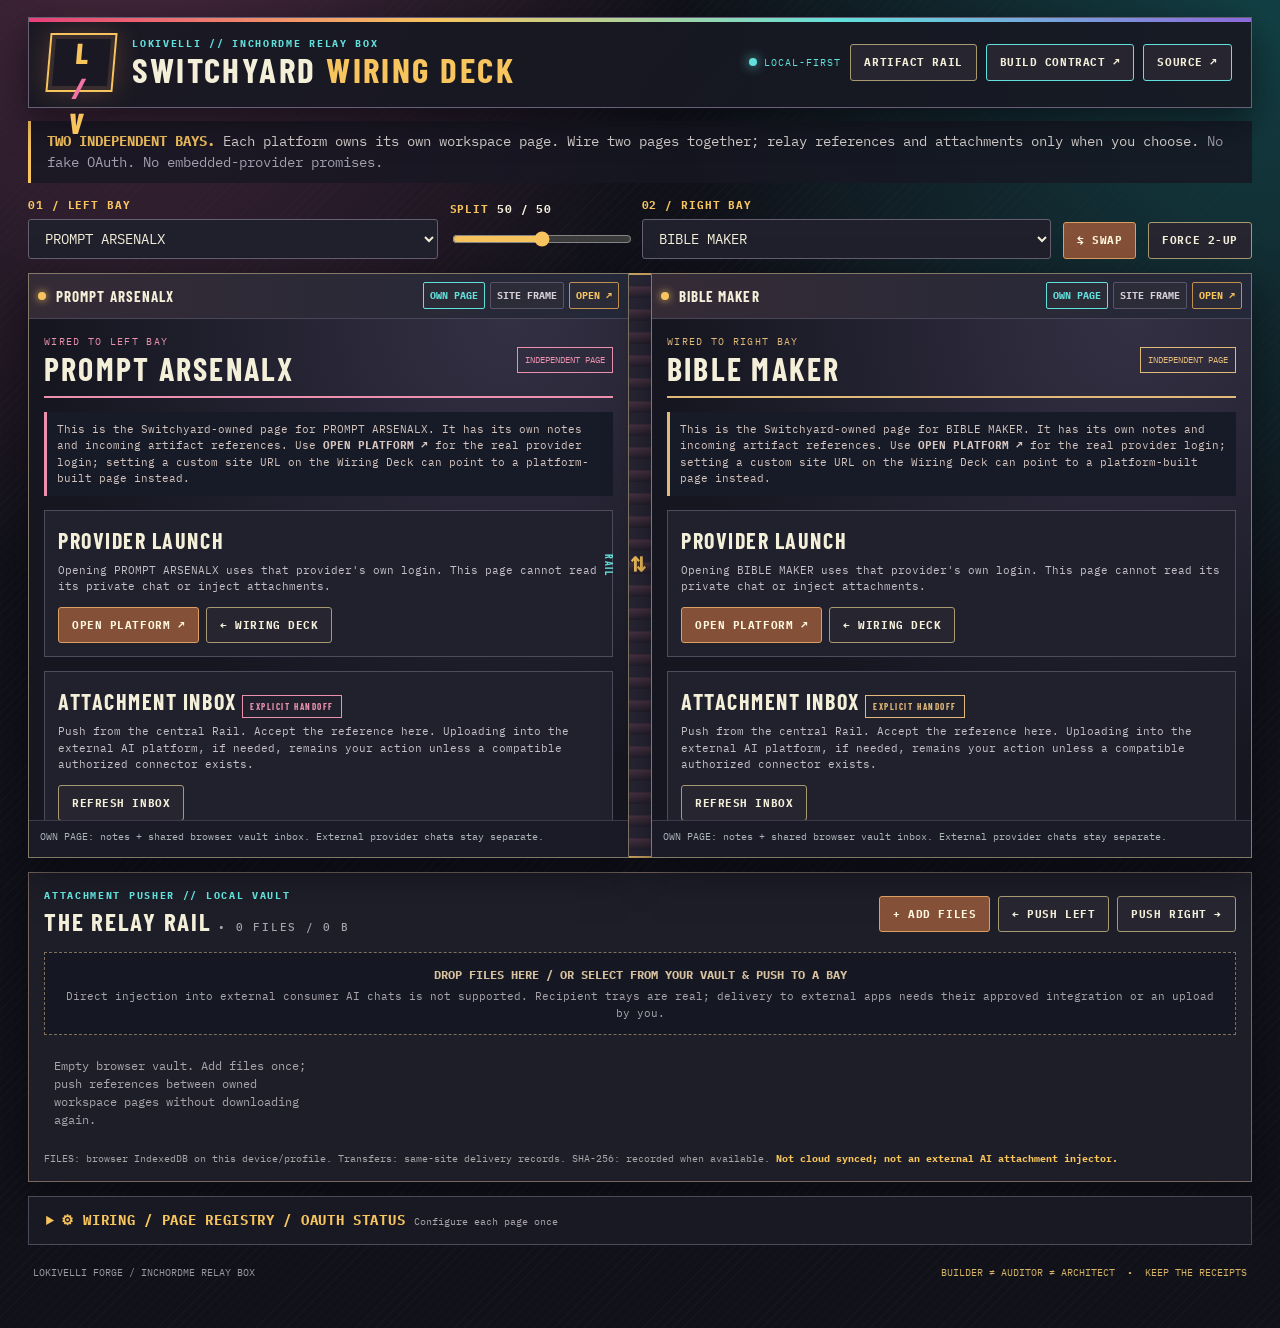
<file: index.html>
<!doctype html>
<html lang="en">
<head>
  <meta charset="utf-8">
  <meta name="viewport" content="width=device-width,initial-scale=1">
  <meta name="theme-color" content="#11131b">
  <title>LOKIVELLI // SWITCHYARD — Wiring Deck</title>
  <link rel="stylesheet" href="./assets/switchyard.css">
  <script src="./assets/switchyard.js" defer></script>
  <script src="./assets/bridge.js" defer></script>
</head>
<body data-view="switchyard">
  <div class="shell">
    <header class="top">
      <div class="brand"><div class="sigil">L<span>∕</span>V</div><div><div class="superline">LOKIVELLI // INCHORDME RELAY BOX</div><h1>SWITCHYARD <em>WIRING DECK</em></h1></div></div>
      <div class="topbuttons"><span class="status"><b class="pulse"></b> LOCAL-FIRST</span><button id="vaultToggle" class="button">ARTIFACT RAIL</button><a class="button outline" href="https://github.com/lokivelli316/inchordme-relay-box/blob/main/PLATFORM_PAGE_CONTRACT.md" target="_blank" rel="noopener">BUILD CONTRACT ↗</a><a class="button outline" href="https://github.com/lokivelli316/inchordme-relay-box" target="_blank" rel="noopener">SOURCE ↗</a></div>
    </header>
    <div class="intro"><strong>TWO INDEPENDENT BAYS.</strong> Each platform owns its own workspace page. Wire two pages together; relay references and attachments only when you choose. <span>No fake OAuth. No embedded-provider promises.</span></div>

    <div class="controlbar">
      <div class="picker"><label for="leftPlatform">01 / LEFT BAY</label><select id="leftPlatform"></select></div>
      <div class="division"><label for="split">SPLIT <strong id="ratioText">50 / 50</strong></label><input id="split" type="range" min="25" max="75" value="50" aria-label="Left pane width"></div>
      <div class="picker"><label for="rightPlatform">02 / RIGHT BAY</label><select id="rightPlatform"></select></div>
      <button id="swap" class="button hot" title="Swap which platform is in which bay">⇆ SWAP</button>
      <button id="layout" class="button" title="Keep two bays visible on narrow screens">FORCE 2-UP</button>
    </div>

    <main class="stage" id="stage">
      <section class="pane" id="paneLeft" aria-label="Left platform bay">
        <div class="paneTop"><span class="lamp"></span><strong id="leftTitle">LEFT BAY</strong><span class="spacer"></span><button data-side="left" data-action="local" class="mini active">OWN PAGE</button><button data-side="left" data-action="embed" class="mini">SITE FRAME</button><button data-side="left" data-action="popout" class="mini link">OPEN ↗</button></div>
        <iframe title="Left provider workspace" id="leftFrame" referrerpolicy="no-referrer" loading="eager"></iframe>
        <div class="paneFoot" id="leftFoot">Ready. Artifact handoffs remain inside the Switchyard until explicitly accepted.</div>
      </section>
      <div class="wiring"><span>RELAY</span><span>⇄</span><span>RAIL</span></div>
      <section class="pane" id="paneRight" aria-label="Right platform bay">
        <div class="paneTop"><span class="lamp"></span><strong id="rightTitle">RIGHT BAY</strong><span class="spacer"></span><button data-side="right" data-action="local" class="mini active">OWN PAGE</button><button data-side="right" data-action="embed" class="mini">SITE FRAME</button><button data-side="right" data-action="popout" class="mini link">OPEN ↗</button></div>
        <iframe title="Right provider workspace" id="rightFrame" referrerpolicy="no-referrer" loading="eager"></iframe>
        <div class="paneFoot" id="rightFoot">Separate storage tray and notes. Shared file bytes, explicit transfer record.</div>
      </section>
    </main>

    <section class="rail" id="rail" aria-label="Attachment relay">
      <div class="railHead"><div><div class="superline">ATTACHMENT PUSHER // LOCAL VAULT</div><h2>THE RELAY RAIL <span id="storageStat">• OFFLINE CAPABLE</span></h2></div><div class="railActions"><label class="button hot uploadButton">+ ADD FILES<input id="uploadFiles" type="file" multiple hidden></label><button class="button" id="pushLeft">← PUSH LEFT</button><button class="button" id="pushRight">PUSH RIGHT →</button></div></div>
      <div class="drop" id="dropZone">DROP FILES HERE / OR SELECT FROM YOUR VAULT & PUSH TO A BAY <span>Direct injection into external consumer AI chats is not supported. Recipient trays are real; delivery to external apps needs their approved integration or an upload by you.</span></div>
      <div id="vaultItems" class="filelist"><p class="empty">No files in this browser vault. Add once to relay between the two owned bay pages.</p></div>
      <div class="railFoot">FILES: browser IndexedDB on this device/profile. Transfers: same-site delivery records. SHA-256: recorded when available. <strong>Not cloud synced; not an external AI attachment injector.</strong></div>
    </section>

    <section class="settings">
      <details id="settings"><summary>⚙ WIRING / PAGE REGISTRY / OAUTH STATUS <small>Configure each page once</small></summary>
        <div class="settingsInner">
          <h2>Platform pages</h2><p>Each platform gets its own independent page. Change its external URL to any site it builds for you. The SITE FRAME option attempts embedding; if the platform blocks framing, use OPEN ↗ instead.</p>
          <div id="endpointRows" class="endpoints"></div>
          <button id="saveEndpoints" class="button hot">SAVE PAGE WIRING</button>
          <h2>OAuth connector rail</h2><p>GitHub Pages is static. Real OAuth file access needs an approved server-side authorization exchange and appropriate provider registration. Until that exists, these indicators remain <b>NOT CONNECTED</b> instead of falsely claiming access. No API keys are exposed in page source.</p>
          <div class="authGrid">
            <div><b>GITHUB</b><span class="disconnected">NOT CONNECTED</span><small>Repository access through a configured OAuth backend</small></div>
            <div><b>GOOGLE DRIVE</b><span class="disconnected">NOT CONNECTED</span><small>Authorized file read/write through a configured OAuth backend</small></div>
            <div><b>DROPBOX</b><span class="disconnected">NOT CONNECTED</span><small>Authorized file read/write through a configured OAuth backend</small></div>
          </div>
          <label class="relayLabel" for="relayUrl">OPTIONAL AUTHORIZED RELAY BACKEND URL</label>
          <div class="relayRow"><input id="relayUrl" type="url" placeholder="https://your-authorized-relay.example" spellcheck="false"><button class="button" id="saveRelay">SAVE RELAY URL</button><button class="button hot" id="checkRelay">CHECK STATUS</button></div>
          <p id="relayStatus" class="muted">No OAuth relay is configured. Browser vault and bay-to-bay transfers work without it.</p>
          <p class="muted">For protected platforms like ChatGPT, Claude, Gemini and Grok, signing into their own websites does not authorize this site to read conversations or push uploads. They retain independent auth sessions in their browser windows.</p>
        </div>
      </details>
    </section>
    <footer>LOKIVELLI FORGE / INCHORDME RELAY BOX <span>BUILDER ≠ AUDITOR ≠ ARCHITECT &nbsp;•&nbsp; KEEP THE RECEIPTS</span></footer>
  </div>
  <div id="toast" role="status" aria-live="polite"></div>
</body>
</html>
</file>
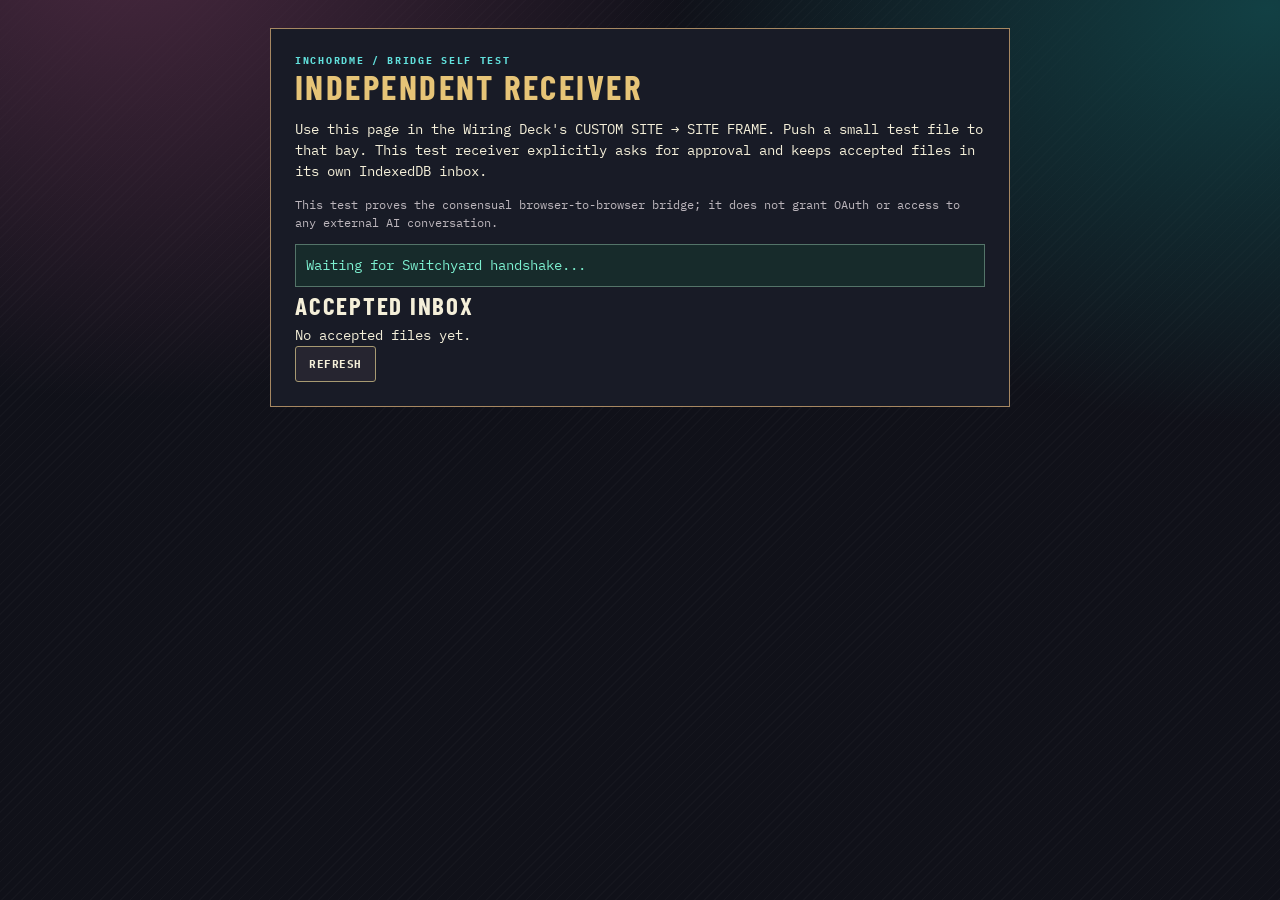
<file: bridge-test/index.html>
<!doctype html><html lang="en">
<head><meta charset="utf-8"><meta name="viewport" content="width=device-width,initial-scale=1"><title>LOKIVELLI · Bridge Test Receiver</title>
<link rel="stylesheet" href="../assets/switchyard.css">
<style>body{--accent:#e6c477;padding:28px}.panel{max-width:740px;margin:auto;background:#181b26;border:1px solid #a68862;padding:24px}#lv-receiver-status{color:#7cefcf;border:1px solid #547469;padding:10px;background:#172b2b}.received{padding:10px;border-bottom:1px solid #454758}.received strong,.received small{display:block}.received small{color:#afa6b6}.received button{margin-top:7px}h1{color:#e6c477}.muted{color:#bcb6bc;font-size:12px}</style></head>
<body><main class="panel"><div class="superline">INCHORDME / BRIDGE SELF TEST</div><h1>INDEPENDENT RECEIVER</h1>
<p>Use this page in the Wiring Deck's CUSTOM SITE &rarr; SITE FRAME. Push a small test file to that bay. This test receiver explicitly asks for approval and keeps accepted files in its own IndexedDB inbox.</p>
<p class="muted">This test proves the consensual browser-to-browser bridge; it does not grant OAuth or access to any external AI conversation.</p>
<div id="lv-receiver-status">Waiting for Switchyard handshake...</div>
<h2>ACCEPTED INBOX</h2><div id="received"><p class="empty">Nothing received yet.</p></div>
<button class="button" id="refresh">REFRESH</button>
</main>
<script>window.LV_ALLOWED_SWITCHYARD_ORIGINS=[window.location.origin];</script>
<script src="../assets/receiver-starter.js"></script>
<script>
async function draw(){
 try{
   const arr=await window.LVReceiverList(),holder=document.getElementById('received');
   holder.replaceChildren();
   if(!arr.length){holder.textContent='No accepted files yet.';return;}
   arr.sort((a,b)=>b.receivedAt-a.receivedAt);
   for(const f of arr){
     const div=document.createElement('div');div.className='received';
     const name=document.createElement('strong');name.textContent=f.name;div.append(name);
     const info=document.createElement('small');info.textContent='Origin: '+f.sourceOrigin+' · '+f.size+' B · '+(f.sha256||'no SHA');div.append(info);
     const btn=document.createElement('button');btn.className='button';btn.textContent='DOWNLOAD COPY';
     btn.onclick=()=>{const u=URL.createObjectURL(f.blob),a=document.createElement('a');a.href=u;a.download=f.name;a.click();setTimeout(()=>URL.revokeObjectURL(u),30000);};
     div.append(btn);holder.append(div);
   }
 }catch(e){document.getElementById('received').textContent=e.message;}
}
document.getElementById('refresh').addEventListener('click',draw);
window.addEventListener('lv:received',draw);draw();
</script></body></html>
</file>
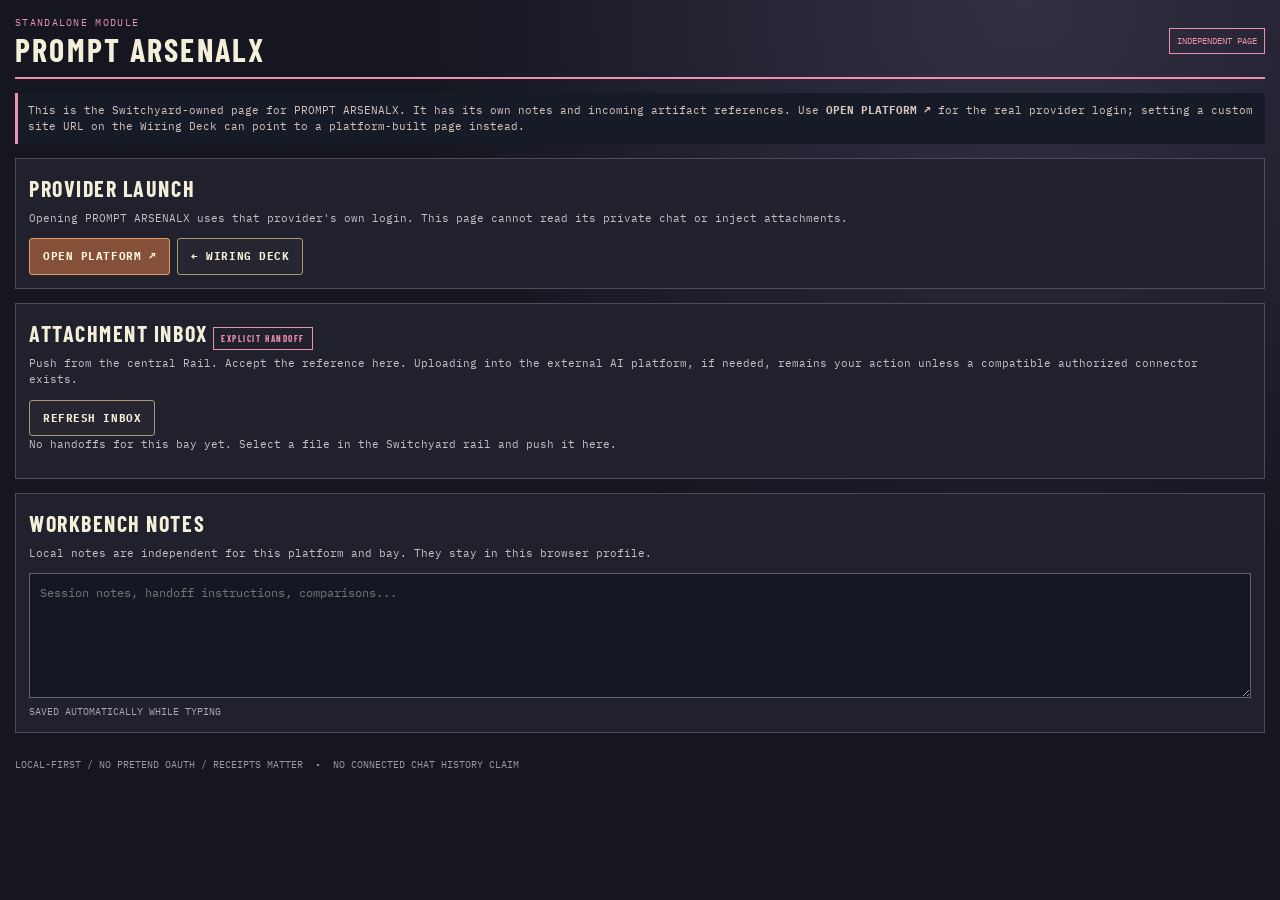
<file: platforms/arsenalx/index.html>
<!doctype html>
<html lang="en">
<head><meta charset="utf-8"><meta name="viewport" content="width=device-width, initial-scale=1"><title>LOKIVELLI // PROMPT ARSENALX WORKSPACE</title><link rel="stylesheet" href="../../assets/switchyard.css"><script src="../../assets/switchyard.js" defer></script></head>
<body data-view="bay" data-platform="arsenalx"><main class="bayApp">
<header class="bayHeader"><div><div class="bayTag" id="baySubtitle">STANDALONE MODULE</div><h1 id="bayTitle">PROMPT ARSENALX</h1></div><span class="bayBadge">INDEPENDENT PAGE</span></header>
<div class="bayExplain">This is the Switchyard-owned page for PROMPT ARSENALX. It has its own notes and incoming artifact references. Use <strong>OPEN PLATFORM ↗</strong> for the real provider login; setting a custom site URL on the Wiring Deck can point to a platform-built page instead.</div>
<section class="bayBox"><h2>PROVIDER LAUNCH</h2><p id="externalStatus">External platform authentication is independent.</p><div class="bayButtons"><a class="button hot" id="launchExternal" target="_blank" rel="noopener noreferrer" href="#">OPEN PLATFORM ↗</a><a class="button" href="../../index.html" target="_parent">← WIRING DECK</a></div></section>
<section class="bayBox"><h2>ATTACHMENT INBOX <span class="bayBadge">EXPLICIT HANDOFF</span></h2><p>Push from the central Rail. Accept the reference here. Uploading into the external AI platform, if needed, remains your action unless a compatible authorized connector exists.</p><div class="bayButtons"><button class="button" id="refreshInbox">REFRESH INBOX</button></div><div class="bayInbox" id="bayInbox"></div></section>
<section class="bayBox"><h2>WORKBENCH NOTES</h2><p>Local notes are independent for this platform and bay. They stay in this browser profile.</p><textarea id="notes" aria-label="Workbench notes" placeholder="Session notes, handoff instructions, comparisons..."></textarea><div class="filemeta" id="saved">SAVED AUTOMATICALLY WHILE TYPING</div></section>
<div class="bayEnd">LOCAL-FIRST / NO PRETEND OAUTH / RECEIPTS MATTER &nbsp;&bull;&nbsp; NO CONNECTED CHAT HISTORY CLAIM</div><div id="bayMessage" class="filemeta" aria-live="polite"></div></main></body></html>
</file>
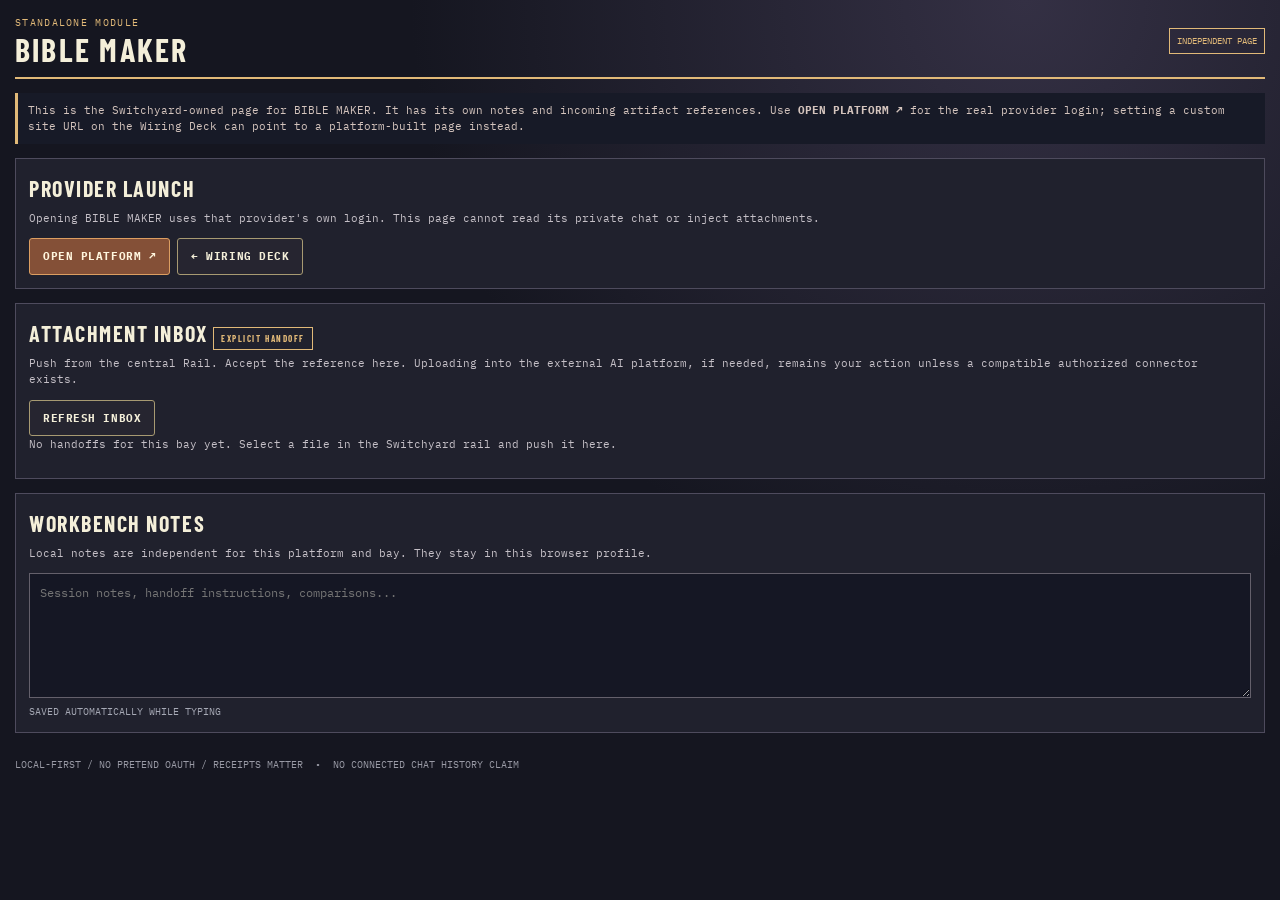
<file: platforms/bible-maker/index.html>
<!doctype html>
<html lang="en">
<head><meta charset="utf-8"><meta name="viewport" content="width=device-width, initial-scale=1"><title>LOKIVELLI // BIBLE MAKER WORKSPACE</title><link rel="stylesheet" href="../../assets/switchyard.css"><script src="../../assets/switchyard.js" defer></script></head>
<body data-view="bay" data-platform="bible-maker"><main class="bayApp">
<header class="bayHeader"><div><div class="bayTag" id="baySubtitle">STANDALONE MODULE</div><h1 id="bayTitle">BIBLE MAKER</h1></div><span class="bayBadge">INDEPENDENT PAGE</span></header>
<div class="bayExplain">This is the Switchyard-owned page for BIBLE MAKER. It has its own notes and incoming artifact references. Use <strong>OPEN PLATFORM ↗</strong> for the real provider login; setting a custom site URL on the Wiring Deck can point to a platform-built page instead.</div>
<section class="bayBox"><h2>PROVIDER LAUNCH</h2><p id="externalStatus">External platform authentication is independent.</p><div class="bayButtons"><a class="button hot" id="launchExternal" target="_blank" rel="noopener noreferrer" href="#">OPEN PLATFORM ↗</a><a class="button" href="../../index.html" target="_parent">← WIRING DECK</a></div></section>
<section class="bayBox"><h2>ATTACHMENT INBOX <span class="bayBadge">EXPLICIT HANDOFF</span></h2><p>Push from the central Rail. Accept the reference here. Uploading into the external AI platform, if needed, remains your action unless a compatible authorized connector exists.</p><div class="bayButtons"><button class="button" id="refreshInbox">REFRESH INBOX</button></div><div class="bayInbox" id="bayInbox"></div></section>
<section class="bayBox"><h2>WORKBENCH NOTES</h2><p>Local notes are independent for this platform and bay. They stay in this browser profile.</p><textarea id="notes" aria-label="Workbench notes" placeholder="Session notes, handoff instructions, comparisons..."></textarea><div class="filemeta" id="saved">SAVED AUTOMATICALLY WHILE TYPING</div></section>
<div class="bayEnd">LOCAL-FIRST / NO PRETEND OAUTH / RECEIPTS MATTER &nbsp;&bull;&nbsp; NO CONNECTED CHAT HISTORY CLAIM</div><div id="bayMessage" class="filemeta" aria-live="polite"></div></main></body></html>
</file>
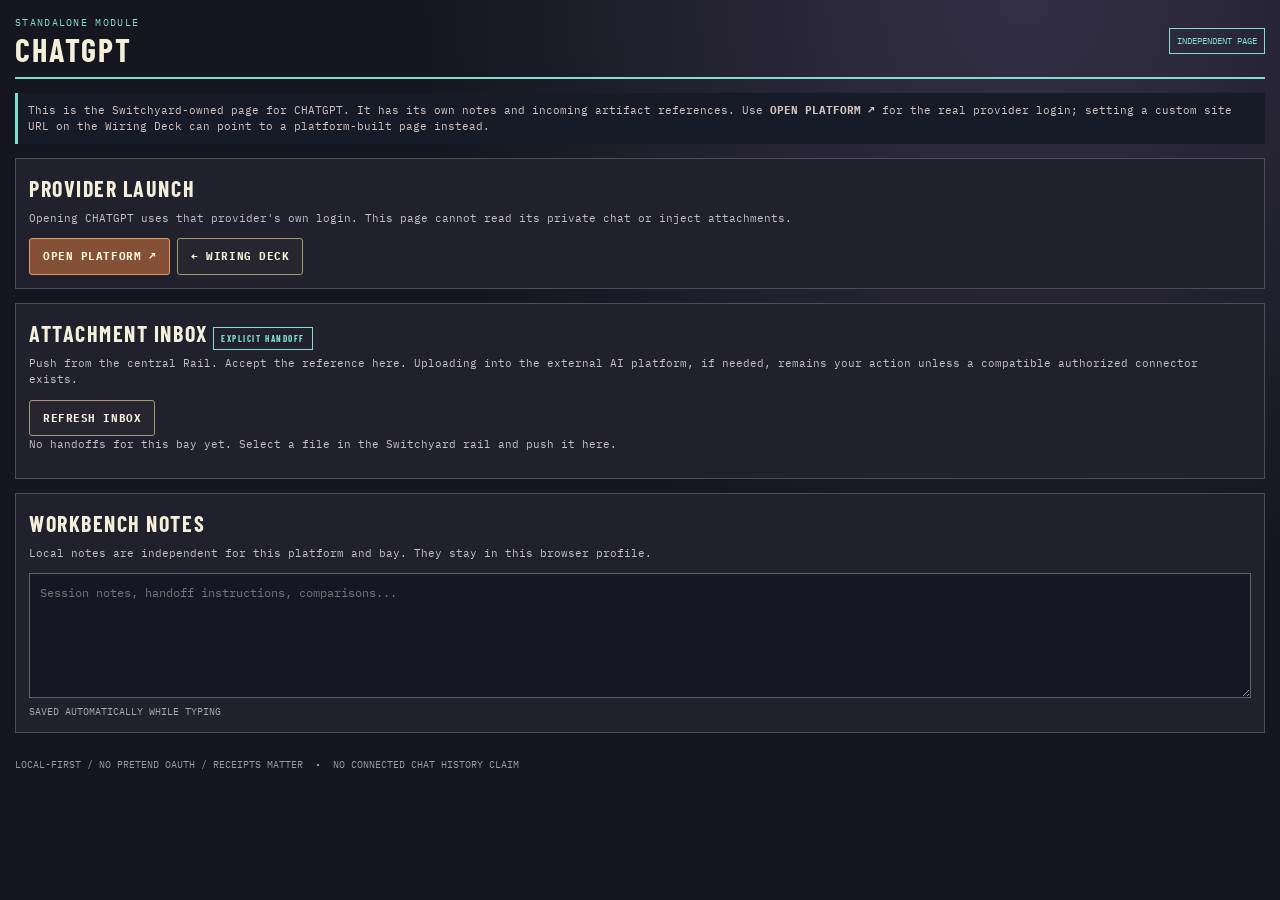
<file: platforms/chatgpt/index.html>
<!doctype html>
<html lang="en">
<head><meta charset="utf-8"><meta name="viewport" content="width=device-width, initial-scale=1"><title>LOKIVELLI // CHATGPT WORKSPACE</title><link rel="stylesheet" href="../../assets/switchyard.css"><script src="../../assets/switchyard.js" defer></script></head>
<body data-view="bay" data-platform="chatgpt"><main class="bayApp">
<header class="bayHeader"><div><div class="bayTag" id="baySubtitle">STANDALONE MODULE</div><h1 id="bayTitle">CHATGPT</h1></div><span class="bayBadge">INDEPENDENT PAGE</span></header>
<div class="bayExplain">This is the Switchyard-owned page for CHATGPT. It has its own notes and incoming artifact references. Use <strong>OPEN PLATFORM ↗</strong> for the real provider login; setting a custom site URL on the Wiring Deck can point to a platform-built page instead.</div>
<section class="bayBox"><h2>PROVIDER LAUNCH</h2><p id="externalStatus">External platform authentication is independent.</p><div class="bayButtons"><a class="button hot" id="launchExternal" target="_blank" rel="noopener noreferrer" href="#">OPEN PLATFORM ↗</a><a class="button" href="../../index.html" target="_parent">← WIRING DECK</a></div></section>
<section class="bayBox"><h2>ATTACHMENT INBOX <span class="bayBadge">EXPLICIT HANDOFF</span></h2><p>Push from the central Rail. Accept the reference here. Uploading into the external AI platform, if needed, remains your action unless a compatible authorized connector exists.</p><div class="bayButtons"><button class="button" id="refreshInbox">REFRESH INBOX</button></div><div class="bayInbox" id="bayInbox"></div></section>
<section class="bayBox"><h2>WORKBENCH NOTES</h2><p>Local notes are independent for this platform and bay. They stay in this browser profile.</p><textarea id="notes" aria-label="Workbench notes" placeholder="Session notes, handoff instructions, comparisons..."></textarea><div class="filemeta" id="saved">SAVED AUTOMATICALLY WHILE TYPING</div></section>
<div class="bayEnd">LOCAL-FIRST / NO PRETEND OAUTH / RECEIPTS MATTER &nbsp;&bull;&nbsp; NO CONNECTED CHAT HISTORY CLAIM</div><div id="bayMessage" class="filemeta" aria-live="polite"></div></main></body></html>
</file>
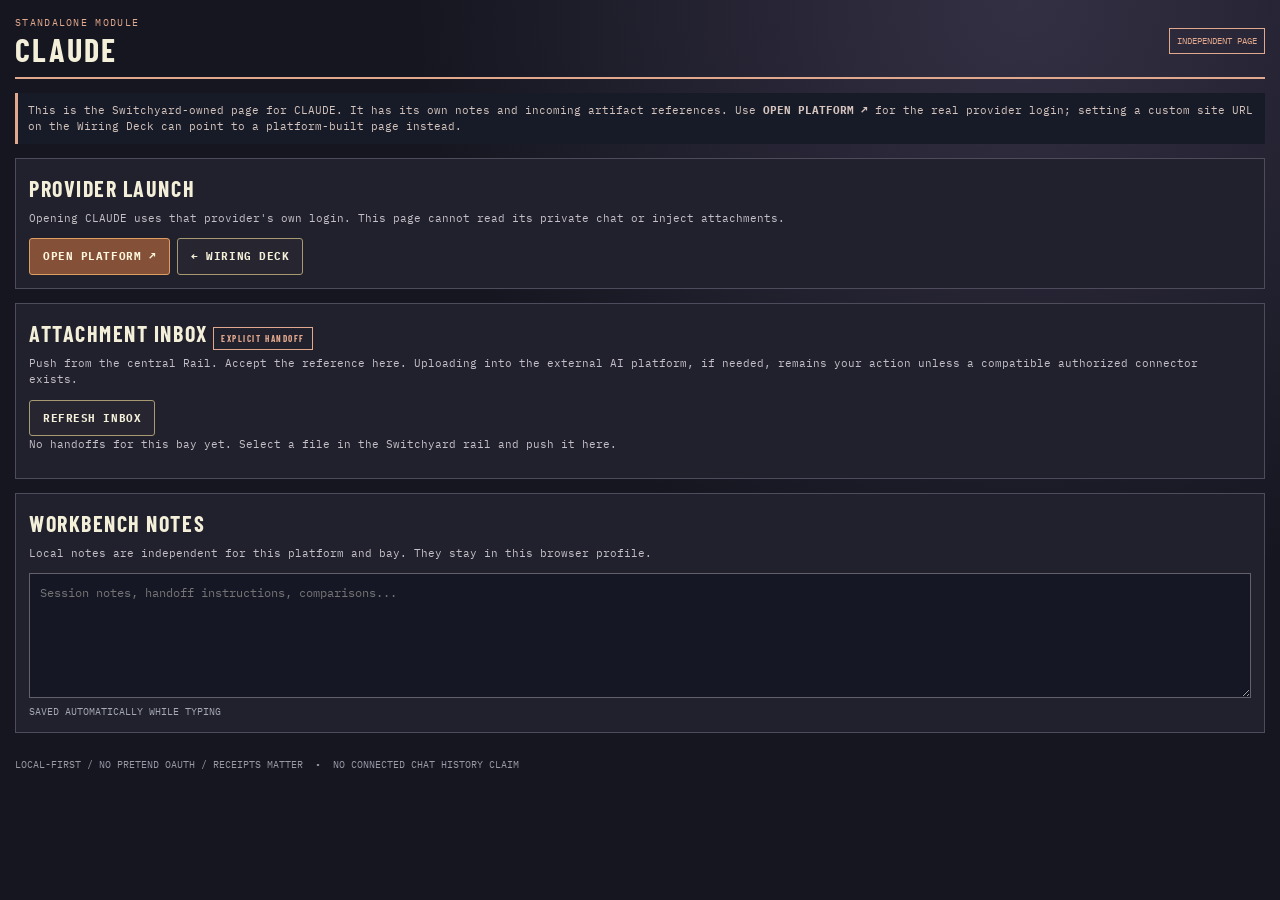
<file: platforms/claude/index.html>
<!doctype html>
<html lang="en">
<head><meta charset="utf-8"><meta name="viewport" content="width=device-width, initial-scale=1"><title>LOKIVELLI // CLAUDE WORKSPACE</title><link rel="stylesheet" href="../../assets/switchyard.css"><script src="../../assets/switchyard.js" defer></script></head>
<body data-view="bay" data-platform="claude"><main class="bayApp">
<header class="bayHeader"><div><div class="bayTag" id="baySubtitle">STANDALONE MODULE</div><h1 id="bayTitle">CLAUDE</h1></div><span class="bayBadge">INDEPENDENT PAGE</span></header>
<div class="bayExplain">This is the Switchyard-owned page for CLAUDE. It has its own notes and incoming artifact references. Use <strong>OPEN PLATFORM ↗</strong> for the real provider login; setting a custom site URL on the Wiring Deck can point to a platform-built page instead.</div>
<section class="bayBox"><h2>PROVIDER LAUNCH</h2><p id="externalStatus">External platform authentication is independent.</p><div class="bayButtons"><a class="button hot" id="launchExternal" target="_blank" rel="noopener noreferrer" href="#">OPEN PLATFORM ↗</a><a class="button" href="../../index.html" target="_parent">← WIRING DECK</a></div></section>
<section class="bayBox"><h2>ATTACHMENT INBOX <span class="bayBadge">EXPLICIT HANDOFF</span></h2><p>Push from the central Rail. Accept the reference here. Uploading into the external AI platform, if needed, remains your action unless a compatible authorized connector exists.</p><div class="bayButtons"><button class="button" id="refreshInbox">REFRESH INBOX</button></div><div class="bayInbox" id="bayInbox"></div></section>
<section class="bayBox"><h2>WORKBENCH NOTES</h2><p>Local notes are independent for this platform and bay. They stay in this browser profile.</p><textarea id="notes" aria-label="Workbench notes" placeholder="Session notes, handoff instructions, comparisons..."></textarea><div class="filemeta" id="saved">SAVED AUTOMATICALLY WHILE TYPING</div></section>
<div class="bayEnd">LOCAL-FIRST / NO PRETEND OAUTH / RECEIPTS MATTER &nbsp;&bull;&nbsp; NO CONNECTED CHAT HISTORY CLAIM</div><div id="bayMessage" class="filemeta" aria-live="polite"></div></main></body></html>
</file>
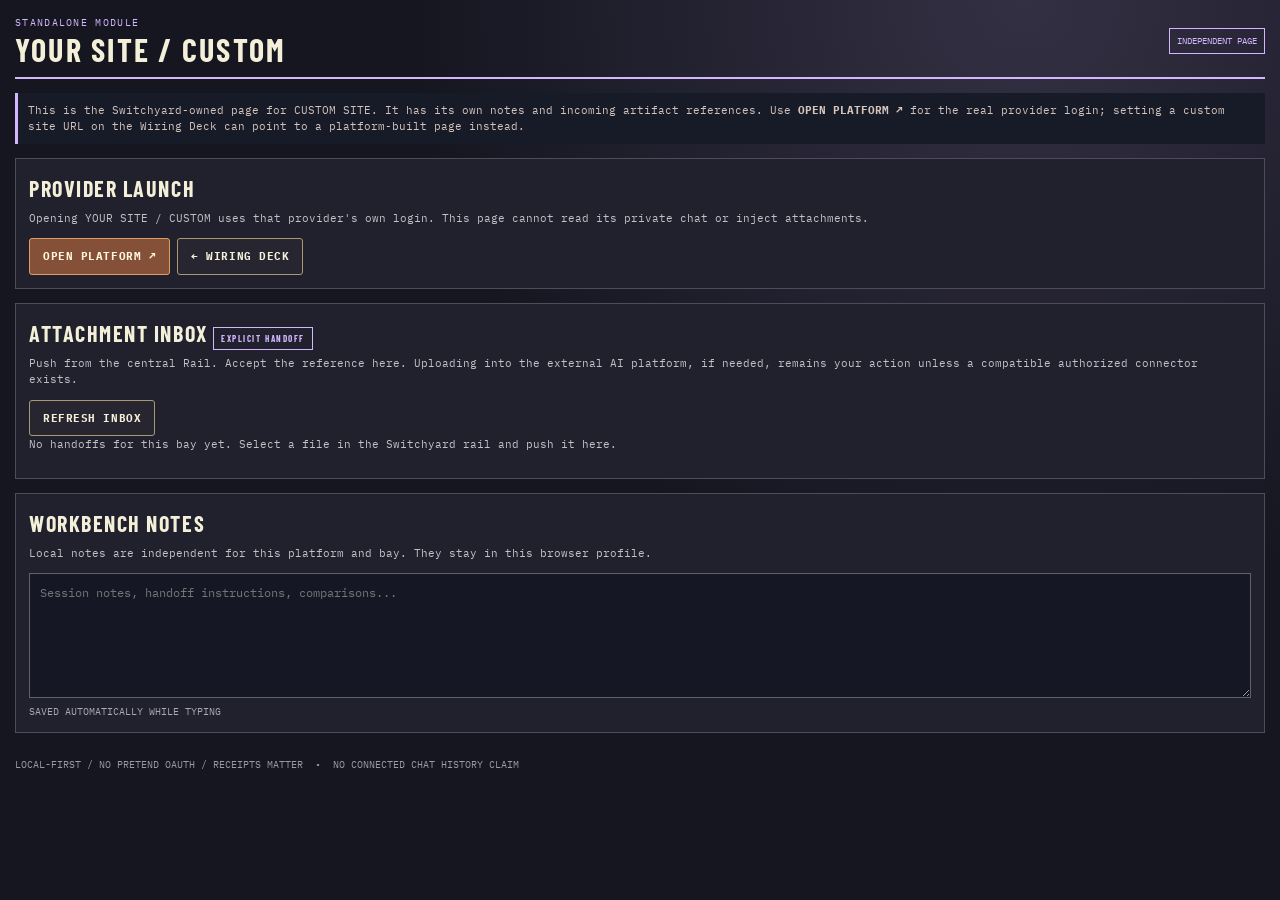
<file: platforms/custom/index.html>
<!doctype html>
<html lang="en">
<head><meta charset="utf-8"><meta name="viewport" content="width=device-width, initial-scale=1"><title>LOKIVELLI // CUSTOM SITE WORKSPACE</title><link rel="stylesheet" href="../../assets/switchyard.css"><script src="../../assets/switchyard.js" defer></script></head>
<body data-view="bay" data-platform="custom"><main class="bayApp">
<header class="bayHeader"><div><div class="bayTag" id="baySubtitle">STANDALONE MODULE</div><h1 id="bayTitle">CUSTOM SITE</h1></div><span class="bayBadge">INDEPENDENT PAGE</span></header>
<div class="bayExplain">This is the Switchyard-owned page for CUSTOM SITE. It has its own notes and incoming artifact references. Use <strong>OPEN PLATFORM ↗</strong> for the real provider login; setting a custom site URL on the Wiring Deck can point to a platform-built page instead.</div>
<section class="bayBox"><h2>PROVIDER LAUNCH</h2><p id="externalStatus">External platform authentication is independent.</p><div class="bayButtons"><a class="button hot" id="launchExternal" target="_blank" rel="noopener noreferrer" href="#">OPEN PLATFORM ↗</a><a class="button" href="../../index.html" target="_parent">← WIRING DECK</a></div></section>
<section class="bayBox"><h2>ATTACHMENT INBOX <span class="bayBadge">EXPLICIT HANDOFF</span></h2><p>Push from the central Rail. Accept the reference here. Uploading into the external AI platform, if needed, remains your action unless a compatible authorized connector exists.</p><div class="bayButtons"><button class="button" id="refreshInbox">REFRESH INBOX</button></div><div class="bayInbox" id="bayInbox"></div></section>
<section class="bayBox"><h2>WORKBENCH NOTES</h2><p>Local notes are independent for this platform and bay. They stay in this browser profile.</p><textarea id="notes" aria-label="Workbench notes" placeholder="Session notes, handoff instructions, comparisons..."></textarea><div class="filemeta" id="saved">SAVED AUTOMATICALLY WHILE TYPING</div></section>
<div class="bayEnd">LOCAL-FIRST / NO PRETEND OAUTH / RECEIPTS MATTER &nbsp;&bull;&nbsp; NO CONNECTED CHAT HISTORY CLAIM</div><div id="bayMessage" class="filemeta" aria-live="polite"></div></main></body></html>
</file>
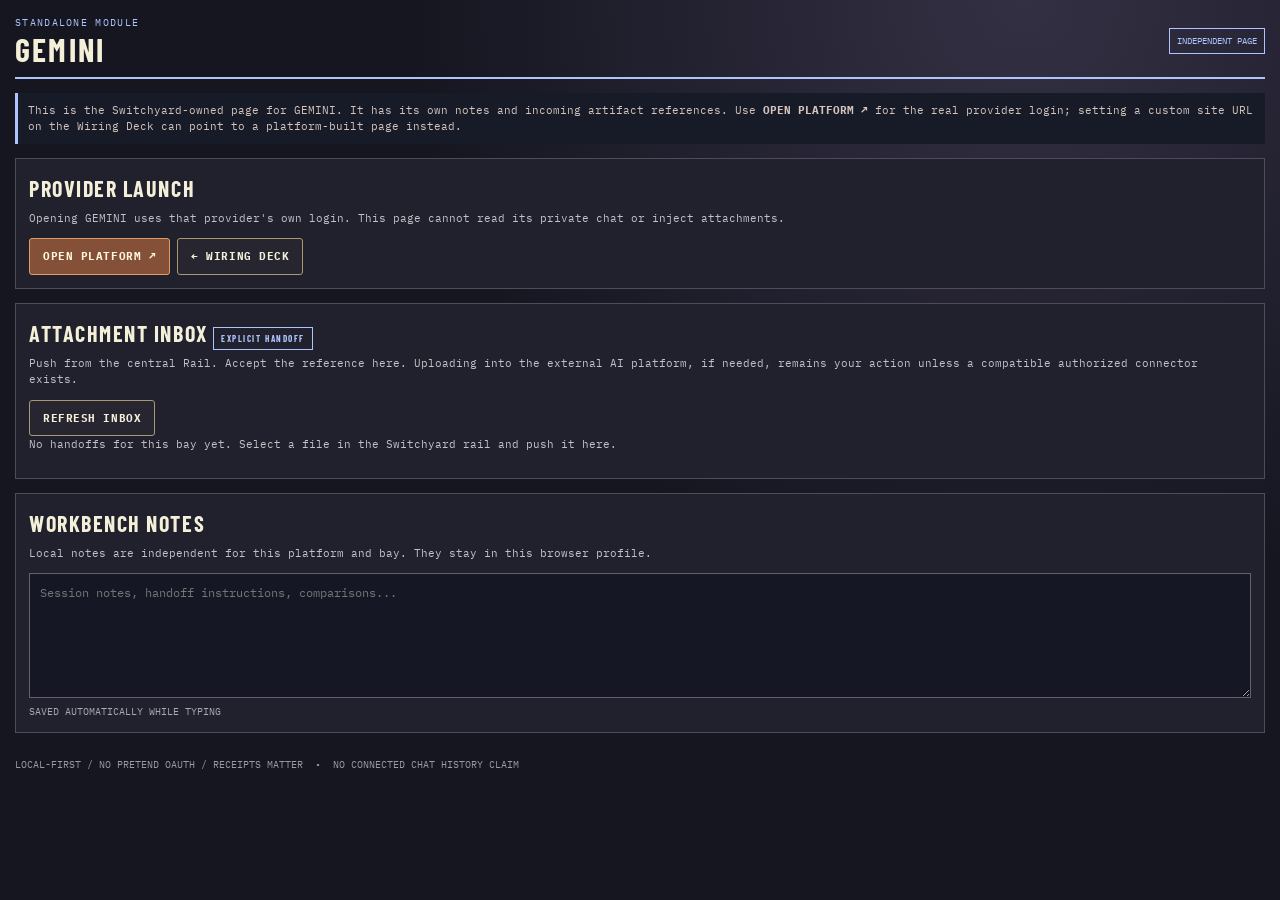
<file: platforms/gemini/index.html>
<!doctype html>
<html lang="en">
<head><meta charset="utf-8"><meta name="viewport" content="width=device-width, initial-scale=1"><title>LOKIVELLI // GEMINI WORKSPACE</title><link rel="stylesheet" href="../../assets/switchyard.css"><script src="../../assets/switchyard.js" defer></script></head>
<body data-view="bay" data-platform="gemini"><main class="bayApp">
<header class="bayHeader"><div><div class="bayTag" id="baySubtitle">STANDALONE MODULE</div><h1 id="bayTitle">GEMINI</h1></div><span class="bayBadge">INDEPENDENT PAGE</span></header>
<div class="bayExplain">This is the Switchyard-owned page for GEMINI. It has its own notes and incoming artifact references. Use <strong>OPEN PLATFORM ↗</strong> for the real provider login; setting a custom site URL on the Wiring Deck can point to a platform-built page instead.</div>
<section class="bayBox"><h2>PROVIDER LAUNCH</h2><p id="externalStatus">External platform authentication is independent.</p><div class="bayButtons"><a class="button hot" id="launchExternal" target="_blank" rel="noopener noreferrer" href="#">OPEN PLATFORM ↗</a><a class="button" href="../../index.html" target="_parent">← WIRING DECK</a></div></section>
<section class="bayBox"><h2>ATTACHMENT INBOX <span class="bayBadge">EXPLICIT HANDOFF</span></h2><p>Push from the central Rail. Accept the reference here. Uploading into the external AI platform, if needed, remains your action unless a compatible authorized connector exists.</p><div class="bayButtons"><button class="button" id="refreshInbox">REFRESH INBOX</button></div><div class="bayInbox" id="bayInbox"></div></section>
<section class="bayBox"><h2>WORKBENCH NOTES</h2><p>Local notes are independent for this platform and bay. They stay in this browser profile.</p><textarea id="notes" aria-label="Workbench notes" placeholder="Session notes, handoff instructions, comparisons..."></textarea><div class="filemeta" id="saved">SAVED AUTOMATICALLY WHILE TYPING</div></section>
<div class="bayEnd">LOCAL-FIRST / NO PRETEND OAUTH / RECEIPTS MATTER &nbsp;&bull;&nbsp; NO CONNECTED CHAT HISTORY CLAIM</div><div id="bayMessage" class="filemeta" aria-live="polite"></div></main></body></html>
</file>
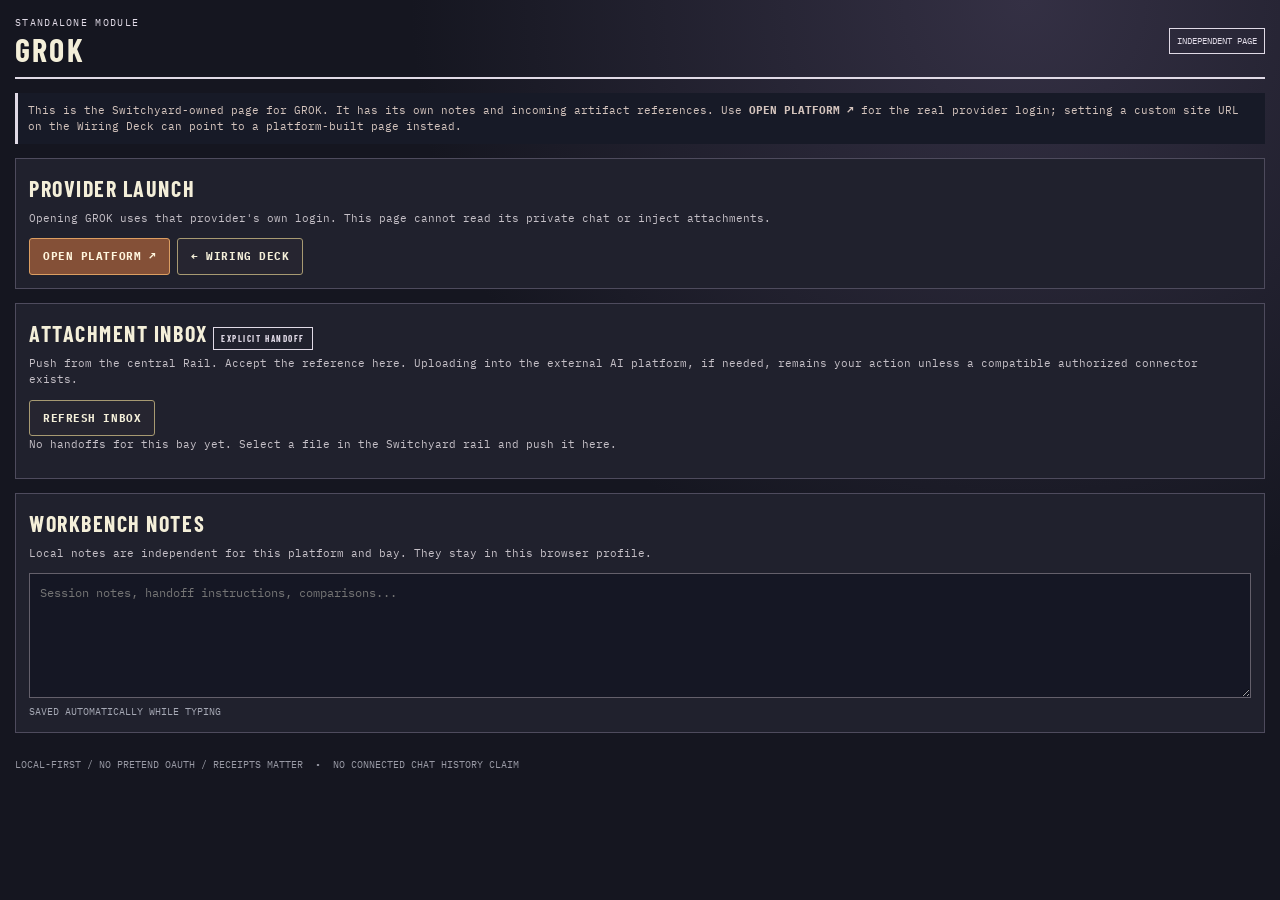
<file: platforms/grok/index.html>
<!doctype html>
<html lang="en">
<head><meta charset="utf-8"><meta name="viewport" content="width=device-width, initial-scale=1"><title>LOKIVELLI // GROK WORKSPACE</title><link rel="stylesheet" href="../../assets/switchyard.css"><script src="../../assets/switchyard.js" defer></script></head>
<body data-view="bay" data-platform="grok"><main class="bayApp">
<header class="bayHeader"><div><div class="bayTag" id="baySubtitle">STANDALONE MODULE</div><h1 id="bayTitle">GROK</h1></div><span class="bayBadge">INDEPENDENT PAGE</span></header>
<div class="bayExplain">This is the Switchyard-owned page for GROK. It has its own notes and incoming artifact references. Use <strong>OPEN PLATFORM ↗</strong> for the real provider login; setting a custom site URL on the Wiring Deck can point to a platform-built page instead.</div>
<section class="bayBox"><h2>PROVIDER LAUNCH</h2><p id="externalStatus">External platform authentication is independent.</p><div class="bayButtons"><a class="button hot" id="launchExternal" target="_blank" rel="noopener noreferrer" href="#">OPEN PLATFORM ↗</a><a class="button" href="../../index.html" target="_parent">← WIRING DECK</a></div></section>
<section class="bayBox"><h2>ATTACHMENT INBOX <span class="bayBadge">EXPLICIT HANDOFF</span></h2><p>Push from the central Rail. Accept the reference here. Uploading into the external AI platform, if needed, remains your action unless a compatible authorized connector exists.</p><div class="bayButtons"><button class="button" id="refreshInbox">REFRESH INBOX</button></div><div class="bayInbox" id="bayInbox"></div></section>
<section class="bayBox"><h2>WORKBENCH NOTES</h2><p>Local notes are independent for this platform and bay. They stay in this browser profile.</p><textarea id="notes" aria-label="Workbench notes" placeholder="Session notes, handoff instructions, comparisons..."></textarea><div class="filemeta" id="saved">SAVED AUTOMATICALLY WHILE TYPING</div></section>
<div class="bayEnd">LOCAL-FIRST / NO PRETEND OAUTH / RECEIPTS MATTER &nbsp;&bull;&nbsp; NO CONNECTED CHAT HISTORY CLAIM</div><div id="bayMessage" class="filemeta" aria-live="polite"></div></main></body></html>
</file>
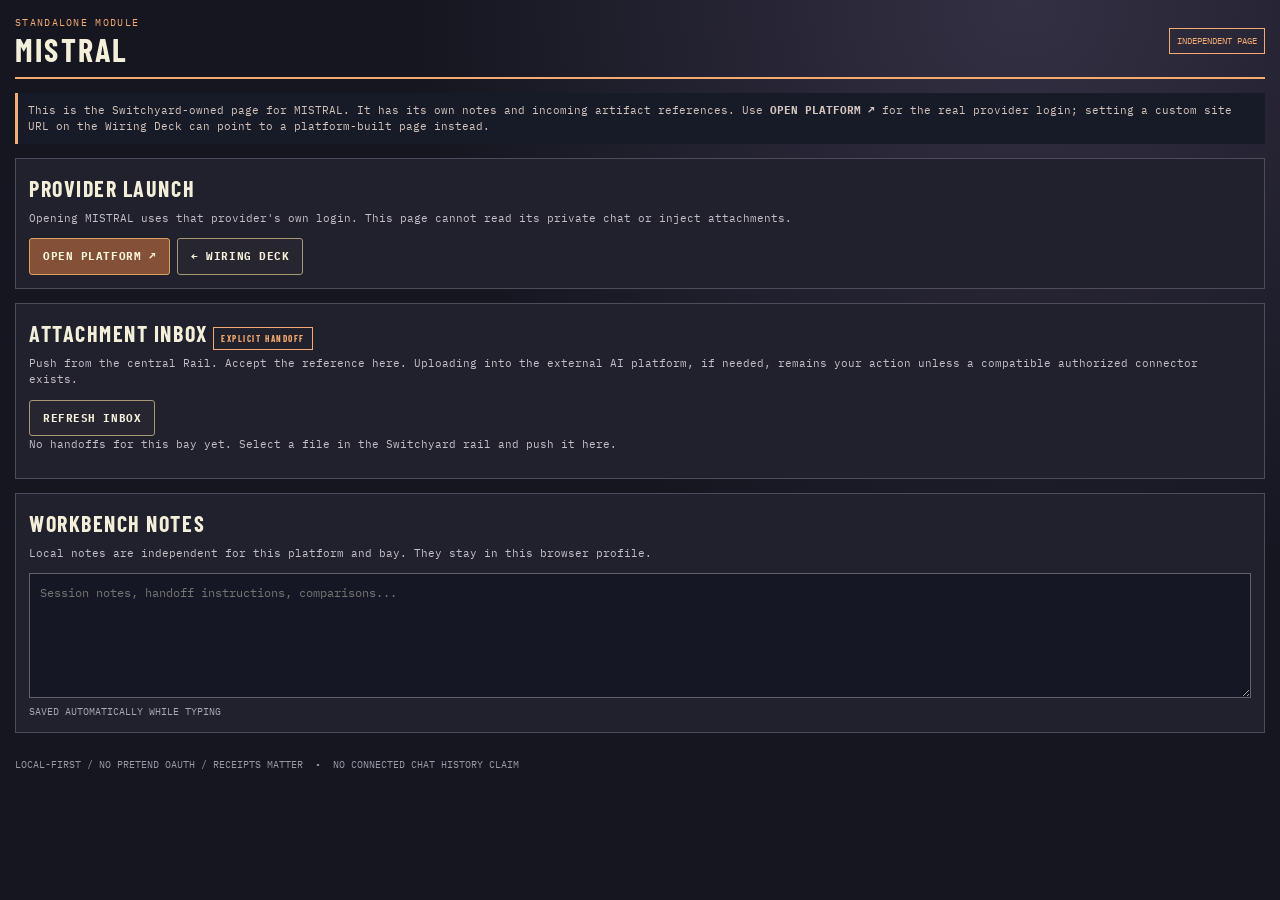
<file: platforms/mistral/index.html>
<!doctype html>
<html lang="en">
<head><meta charset="utf-8"><meta name="viewport" content="width=device-width, initial-scale=1"><title>LOKIVELLI // MISTRAL WORKSPACE</title><link rel="stylesheet" href="../../assets/switchyard.css"><script src="../../assets/switchyard.js" defer></script></head>
<body data-view="bay" data-platform="mistral"><main class="bayApp">
<header class="bayHeader"><div><div class="bayTag" id="baySubtitle">STANDALONE MODULE</div><h1 id="bayTitle">MISTRAL</h1></div><span class="bayBadge">INDEPENDENT PAGE</span></header>
<div class="bayExplain">This is the Switchyard-owned page for MISTRAL. It has its own notes and incoming artifact references. Use <strong>OPEN PLATFORM ↗</strong> for the real provider login; setting a custom site URL on the Wiring Deck can point to a platform-built page instead.</div>
<section class="bayBox"><h2>PROVIDER LAUNCH</h2><p id="externalStatus">External platform authentication is independent.</p><div class="bayButtons"><a class="button hot" id="launchExternal" target="_blank" rel="noopener noreferrer" href="#">OPEN PLATFORM ↗</a><a class="button" href="../../index.html" target="_parent">← WIRING DECK</a></div></section>
<section class="bayBox"><h2>ATTACHMENT INBOX <span class="bayBadge">EXPLICIT HANDOFF</span></h2><p>Push from the central Rail. Accept the reference here. Uploading into the external AI platform, if needed, remains your action unless a compatible authorized connector exists.</p><div class="bayButtons"><button class="button" id="refreshInbox">REFRESH INBOX</button></div><div class="bayInbox" id="bayInbox"></div></section>
<section class="bayBox"><h2>WORKBENCH NOTES</h2><p>Local notes are independent for this platform and bay. They stay in this browser profile.</p><textarea id="notes" aria-label="Workbench notes" placeholder="Session notes, handoff instructions, comparisons..."></textarea><div class="filemeta" id="saved">SAVED AUTOMATICALLY WHILE TYPING</div></section>
<div class="bayEnd">LOCAL-FIRST / NO PRETEND OAUTH / RECEIPTS MATTER &nbsp;&bull;&nbsp; NO CONNECTED CHAT HISTORY CLAIM</div><div id="bayMessage" class="filemeta" aria-live="polite"></div></main></body></html>
</file>
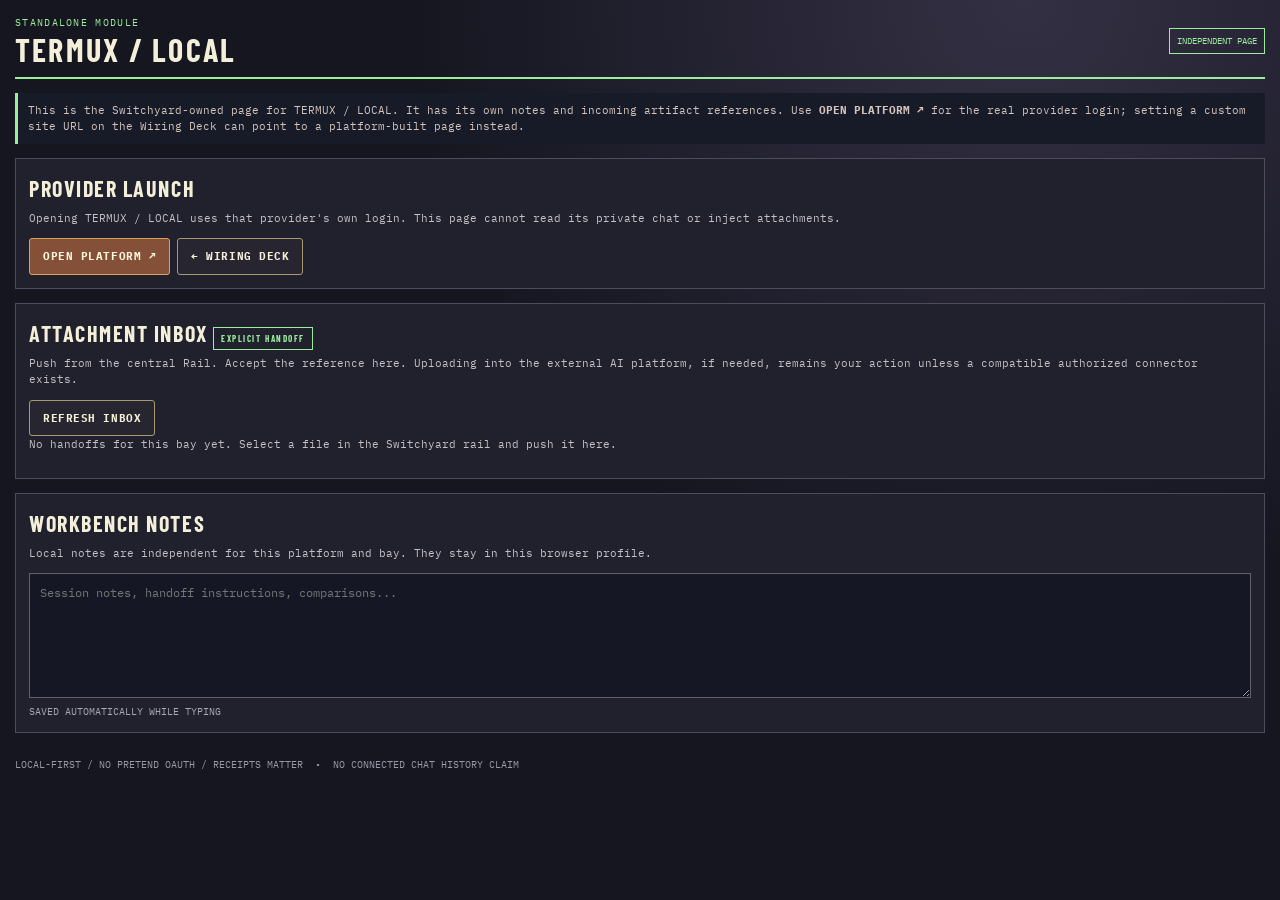
<file: platforms/termux/index.html>
<!doctype html>
<html lang="en">
<head><meta charset="utf-8"><meta name="viewport" content="width=device-width, initial-scale=1"><title>LOKIVELLI // TERMUX / LOCAL WORKSPACE</title><link rel="stylesheet" href="../../assets/switchyard.css"><script src="../../assets/switchyard.js" defer></script></head>
<body data-view="bay" data-platform="termux"><main class="bayApp">
<header class="bayHeader"><div><div class="bayTag" id="baySubtitle">STANDALONE MODULE</div><h1 id="bayTitle">TERMUX / LOCAL</h1></div><span class="bayBadge">INDEPENDENT PAGE</span></header>
<div class="bayExplain">This is the Switchyard-owned page for TERMUX / LOCAL. It has its own notes and incoming artifact references. Use <strong>OPEN PLATFORM ↗</strong> for the real provider login; setting a custom site URL on the Wiring Deck can point to a platform-built page instead.</div>
<section class="bayBox"><h2>PROVIDER LAUNCH</h2><p id="externalStatus">External platform authentication is independent.</p><div class="bayButtons"><a class="button hot" id="launchExternal" target="_blank" rel="noopener noreferrer" href="#">OPEN PLATFORM ↗</a><a class="button" href="../../index.html" target="_parent">← WIRING DECK</a></div></section>
<section class="bayBox"><h2>ATTACHMENT INBOX <span class="bayBadge">EXPLICIT HANDOFF</span></h2><p>Push from the central Rail. Accept the reference here. Uploading into the external AI platform, if needed, remains your action unless a compatible authorized connector exists.</p><div class="bayButtons"><button class="button" id="refreshInbox">REFRESH INBOX</button></div><div class="bayInbox" id="bayInbox"></div></section>
<section class="bayBox"><h2>WORKBENCH NOTES</h2><p>Local notes are independent for this platform and bay. They stay in this browser profile.</p><textarea id="notes" aria-label="Workbench notes" placeholder="Session notes, handoff instructions, comparisons..."></textarea><div class="filemeta" id="saved">SAVED AUTOMATICALLY WHILE TYPING</div></section>
<div class="bayEnd">LOCAL-FIRST / NO PRETEND OAUTH / RECEIPTS MATTER &nbsp;&bull;&nbsp; NO CONNECTED CHAT HISTORY CLAIM</div><div id="bayMessage" class="filemeta" aria-live="polite"></div></main></body></html>
</file>
<file: assets/switchyard.css>
@import url('https://fonts.googleapis.com/css2?family=Barlow+Condensed:wght@500;600;700;800&family=IBM+Plex+Mono:wght@400;500;600;700&display=swap');
:root{color-scheme:dark;--bg:#101119;--panel:#191b27;--panel2:#232535;--ink:#f4efd9;--muted:#a9a4ab;--brass:#f7c45e;--cyan:#61e0dc;--warn:#f375a7;--line:#49465a;--edge:#353344;--shadow:0 14px 34px #07070d8c}
*{box-sizing:border-box}body{margin:0;min-height:100vh;background:radial-gradient(ellipse at 10% -10%,#4a2940 0,transparent 35%),radial-gradient(ellipse at 99% 1%,#124044 0,transparent 33%),repeating-linear-gradient(135deg,#ffffff05 0,#ffffff05 1px,transparent 1px,transparent 7px),var(--bg);color:var(--ink);font:14px/1.5 'IBM Plex Mono',ui-monospace,monospace}a{color:#9ef6ff}button,input,select,textarea{font:inherit}button{cursor:pointer}button:disabled{opacity:.38;cursor:not-allowed}h1,h2,h3{font-family:'Barlow Condensed',Impact,'Arial Narrow',sans-serif;letter-spacing:.07em;margin:0}h1{font-size:clamp(23px,3vw,35px);line-height:1.06}h1 em{font-style:normal;color:var(--brass)}h2{font-size:25px}h3{font-size:20px}.shell{max-width:2100px;margin:auto;padding:17px clamp(12px,2.2vw,38px) 28px}.top{display:flex;align-items:center;justify-content:space-between;gap:20px;border:1px solid #686076;background:#171822ea;box-shadow:var(--shadow);padding:15px 19px;position:relative}.top:before{content:"";height:4px;background:linear-gradient(90deg,#e83f7a,#f7c45e,#61e0dc,#8c69db);position:absolute;top:0;left:0;right:0}.brand{display:flex;align-items:center;gap:17px}.sigil{display:grid;place-items:center;flex:none;width:67px;height:59px;border:2px solid var(--brass);color:var(--brass);font:800 29px 'Barlow Condensed',sans-serif;box-shadow:inset 0 0 0 4px #392d2e,0 0 25px #c9775750;transform:skew(-5deg)}.sigil span{color:var(--warn)}.superline{font-size:10px;color:var(--cyan);font-weight:700;letter-spacing:.17em}.topbuttons{display:flex;gap:9px;align-items:center;flex-wrap:wrap}.button{border:1px solid #a79a72;background:#262530;color:var(--ink);padding:9px 13px;text-decoration:none;border-radius:3px;font-size:11px;font-weight:700;letter-spacing:.05em;white-space:nowrap}.button:hover,.button:focus-visible{background:#4d3b45;outline:2px solid var(--brass);outline-offset:1px}.button.hot{background:#845037;border-color:#dc9e61;color:#fff6de}.button.outline{border-color:var(--cyan)}.pulse{width:8px;height:8px;border-radius:100%;background:var(--cyan);display:inline-block;box-shadow:0 0 12px var(--cyan)}.status{font-size:10px;color:var(--cyan);letter-spacing:.1em}.intro{color:#dad4d1;border-left:3px solid var(--brass);padding:10px 16px;background:#171722cc;margin:13px 0}.intro strong{color:var(--brass)}.intro span{color:#a3a1af}.controlbar{display:grid;grid-template-columns:minmax(175px,1fr) minmax(110px,180px) minmax(175px,1fr) auto auto;gap:12px;align-items:end;margin:14px 0}.picker label,.division label,.relayLabel{font-size:11px;letter-spacing:.08em;color:var(--brass);display:block;font-weight:700;margin-bottom:5px}.picker select,.relayRow input,.endpoint input{width:100%;min-height:40px;color:var(--ink);background:#20202d;border:1px solid #655f71;padding:8px 12px;border-radius:3px}.picker select:focus,.relayRow input:focus,.endpoint input:focus{outline:2px solid var(--cyan)}.division input{accent-color:var(--brass);width:100%;height:28px}.division strong{color:var(--ink)}.stage{display:grid;grid-template-columns:minmax(0,1fr) 22px minmax(0,1fr);gap:0;height:clamp(430px,65vh,960px);min-height:430px}.pane{border:1px solid #827967;background:#10121b;min-width:0;display:flex;flex-direction:column;box-shadow:var(--shadow)}.paneTop{height:45px;flex:none;background:linear-gradient(90deg,#342b36,#242838);border-bottom:1px solid var(--line);display:flex;gap:5px;align-items:center;padding:4px 9px}.paneTop strong{font:700 15px 'Barlow Condensed',sans-serif;letter-spacing:.07em;white-space:nowrap;text-overflow:ellipsis;overflow:hidden}.lamp{height:8px;width:8px;border-radius:50%;background:var(--brass);box-shadow:0 0 9px var(--brass);margin:0 5px 0 0;flex:none}.spacer{flex:1}.mini{font:700 10px 'IBM Plex Mono',monospace;padding:6px;border:1px solid #58546a;background:#2c2c39;color:#d7d0d7;border-radius:2px;white-space:nowrap}.mini.active{border-color:var(--cyan);color:var(--cyan)}.mini.link{color:var(--brass);border-color:#c18f4f}.pane iframe{flex:1;border:0;min-height:0;background:#151622;width:100%}.paneFoot{height:37px;flex:none;border-top:1px solid #3d3a4b;font-size:10px;color:#aeb5b9;background:#1b1b28;padding:8px 11px;white-space:nowrap;overflow:hidden;text-overflow:ellipsis}.wiring{background:repeating-linear-gradient(180deg,#292635 0,#292635 11px,#4a3342 12px,#221f2c 23px);border-top:2px solid #c8a262;border-bottom:2px solid #c8a262;color:var(--cyan);display:flex;align-items:center;justify-content:center;flex-direction:column;font:700 10px 'Barlow Condensed',sans-serif;letter-spacing:.15em;writing-mode:vertical-rl;gap:13px}.wiring span:nth-child(2){font-size:20px;color:var(--brass)}.rail{margin-top:14px;background:#1d1e28;border:1px solid #77675f;box-shadow:var(--shadow);padding:15px}.railHead{display:flex;justify-content:space-between;gap:12px;align-items:center}.railHead h2 span{font:500 11px 'IBM Plex Mono',monospace;color:var(--muted)}.railActions{display:flex;gap:8px;flex-wrap:wrap}.uploadButton{cursor:pointer}.drop{border:1px dashed #81705b;background:#151823;color:#d7c09d;padding:13px 17px;text-align:center;margin:12px 0;font-size:12px;font-weight:700}.drop.over{background:#313743;border-color:var(--cyan)}.drop span{display:block;font-weight:400;color:var(--muted);font-size:11px;margin-top:4px}.filelist{max-height:210px;overflow:auto;display:grid;grid-template-columns:repeat(auto-fill,minmax(265px,1fr));gap:8px}.fileitem{display:flex;align-items:center;gap:10px;padding:10px;background:#252534;border:1px solid #4a475b;min-width:0}.fileitem>input{accent-color:var(--cyan);width:18px;height:18px;flex:none}.filedesc{min-width:0;flex:1}.filename{white-space:nowrap;text-overflow:ellipsis;overflow:hidden;font-weight:700}.filemeta{font-size:10px;color:#a6a9b5}.fileitem button{font-size:10px;border:1px solid #685e63;background:transparent;color:#dcd4bc;padding:4px 5px}.empty{font-size:12px;color:var(--muted);margin:10px}.railFoot{color:#a8a5a9;font-size:10px;margin-top:12px}.railFoot strong{color:var(--brass)}.settings{margin-top:14px;border:1px solid #4d4b59;background:#191923}.settings details summary{cursor:pointer;padding:13px 17px;color:var(--brass);font-weight:700;letter-spacing:.05em}.settings small{font-size:10px;font-weight:400;letter-spacing:0;color:var(--muted)}.settingsInner{border-top:1px solid #4a4654;padding:17px}.settingsInner h2{font-size:22px;margin-top:14px}.settingsInner p{font-size:12px;color:#c6c2c3}.endpoints{display:grid;grid-template-columns:repeat(auto-fit,minmax(285px,1fr));gap:10px;margin:12px 0}.endpoint{padding:11px;background:#252531;border:1px solid #514e61}.endpoint label{display:block;color:var(--cyan);font-size:11px;font-weight:700;margin-bottom:5px}.endpoint input{font-size:12px}.authGrid{display:grid;grid-template-columns:repeat(3,minmax(0,1fr));gap:10px}.authGrid>div{background:#29242f;padding:11px;border:1px solid #6a5060}.authGrid b,.authGrid span,.authGrid small{display:block}.authGrid small{margin-top:5px}.disconnected{color:#ffa0b2;font-size:10px}.relayRow{display:flex;gap:8px}.relayRow input{max-width:700px}.relayLabel{margin-top:18px}.muted{color:var(--muted)}footer{display:flex;justify-content:space-between;gap:8px;color:#9b99a1;font-size:10px;padding:20px 5px}footer span{color:#d7b466}#toast{position:fixed;right:25px;bottom:20px;max-width:360px;background:#2b2735;border:1px solid var(--cyan);color:var(--ink);padding:12px 16px;box-shadow:var(--shadow);opacity:0;pointer-events:none;transition:opacity .2s;z-index:50}#toast.show{opacity:1}
body[data-view=bay]{background:radial-gradient(circle at 80% 0%,#343044 0,transparent 45%),#151620}.bayApp{padding:15px;min-height:100%;display:flex;flex-direction:column;gap:14px}.bayHeader{display:flex;justify-content:space-between;align-items:center;gap:10px;border-bottom:2px solid var(--accent);padding-bottom:10px}.bayTag{font-size:10px;letter-spacing:.13em;color:var(--accent)}.bayHeader h1{margin-top:3px;font-size:32px}.bayBadge{border:1px solid var(--accent);font-size:9px;color:var(--accent);padding:5px 7px}.bayBox{background:#20212d;border:1px solid #4e4b5d;padding:13px}.bayBox h2{font-size:22px;margin-bottom:5px}.bayBox p{font-size:11px;color:#c5c0c7;margin:0 0 12px}.bayButtons{display:flex;gap:7px;flex-wrap:wrap}.bayBox textarea{width:100%;background:#151724;border:1px solid #64606b;color:var(--ink);min-height:125px;resize:vertical;padding:10px;font-size:12px}.bayInbox{display:grid;gap:9px}.inboxRow{border:1px solid #60586c;padding:10px;background:#2a2935}.inboxRow .name{font-size:12px;font-weight:700;overflow-wrap:anywhere}.inboxRow .meta{font-size:10px;color:var(--muted);margin:3px 0 7px}.inboxActions{display:flex;gap:6px;flex-wrap:wrap}.inboxActions button{background:#262b34;border:1px solid #8c7363;color:var(--ink);font-size:10px;padding:6px 8px}.bayEnd{color:#999aa5;font-size:10px;margin-top:auto;padding:10px 0}.bayExplain{border-left:3px solid var(--accent);padding:9px 10px;background:#171a27;color:#d4c4bd;font-size:11px}
@media(max-width:1000px){.top{flex-wrap:wrap}.controlbar{grid-template-columns:1fr 1fr auto auto}.division{display:none}.stage{height:68vh}.paneTop{flex-wrap:wrap;height:auto;min-height:45px}.paneTop strong{width:100%;padding-left:6px}.authGrid{grid-template-columns:1fr}}
@media(max-width:650px){.shell{padding:9px}.controlbar{grid-template-columns:1fr 1fr}.topbuttons{width:100%}.controlbar>.button{min-width:0}.stage{display:flex;flex-direction:column;height:860px}.stage .pane{flex:1;min-height:300px}.wiring{writing-mode:horizontal-tb;flex-direction:row;min-height:20px}.railHead,.relayRow{flex-wrap:wrap}.railActions{width:100%}.top{padding:10px}.sigil{width:48px;height:48px;font-size:22px}.intro{font-size:12px}footer{flex-wrap:wrap}.stage.forceTwo{display:grid;grid-template-columns:minmax(335px,1fr) 20px minmax(335px,1fr);overflow-x:auto}.stage.forceTwo .wiring{writing-mode:vertical-rl;flex-direction:column}.stage.forceTwo .pane{height:100%}}
</file>
